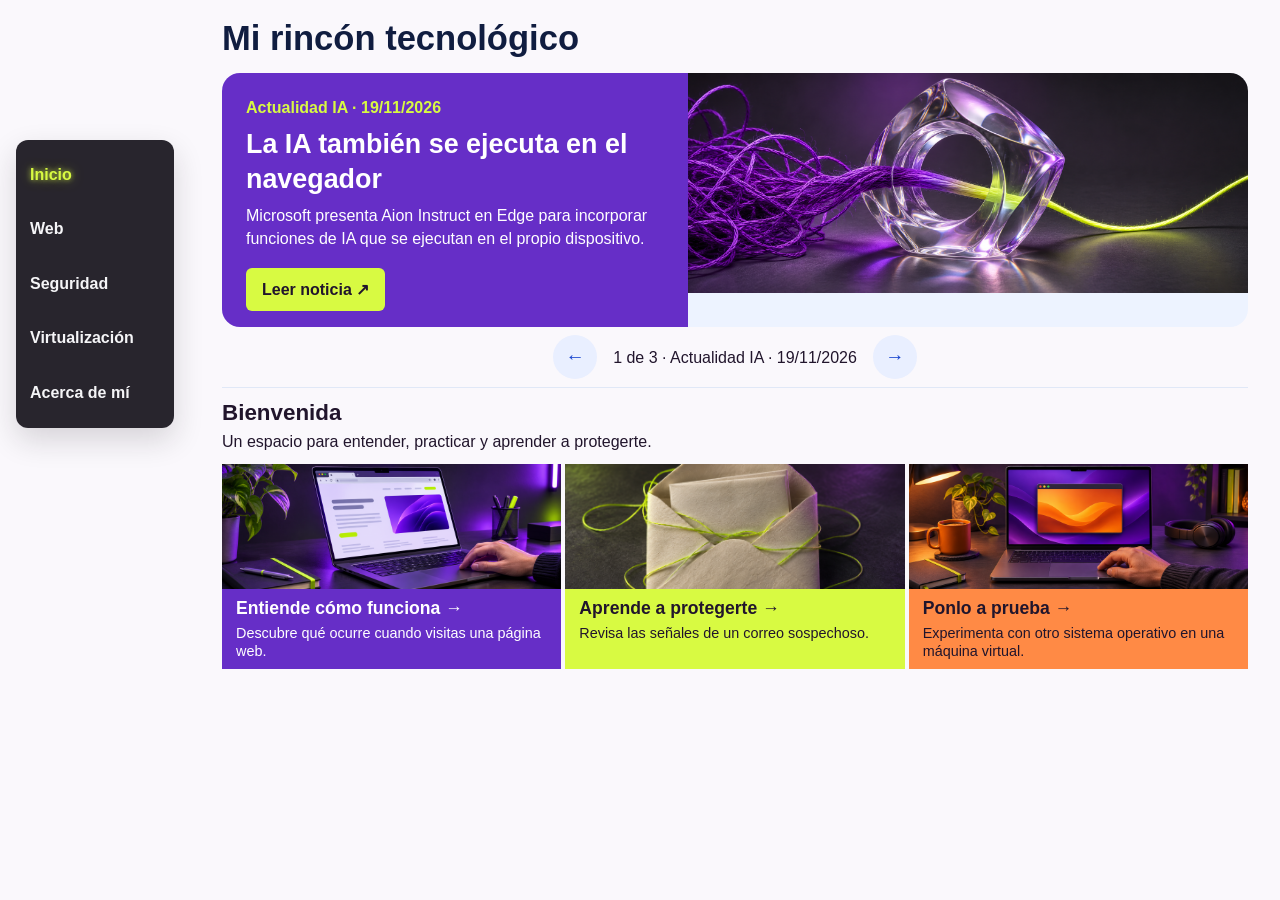
<file: index.html>
<!DOCTYPE html>
<html lang="es">

<head>
    <meta charset="UTF-8">
    <meta name="viewport" content="width=device-width, initial-scale=1.0">
    <title>Mi rincón tecnológico</title>
    <link rel="icon" type="image/png" href="./imagenes/favicon.png">
    <link rel="stylesheet" href="./css/estilos.css">
</head>

<body class="pagina-inicio">
    <header class="cabecera-inicio">
        <h1>Mi rincón tecnológico</h1>

        <nav class="menu-lateral" aria-label="Navegación principal">
            <a href="./index.html" data-seccion="inicio" class="vista-activa" aria-current="page">
            Inicio
        </a>

            <a href="./entradas/primera-pagina-web/index.html" data-seccion="web">
            Web
        </a>

            <a href="./entradas/reconocer-phishing/index.html" data-seccion="seguridad">
            Seguridad
        </a>

            <a href="./entradas/maquinas-virtuales/index_virtualizacion.html" data-seccion="virtualizacion">
            Virtualización
        </a>

            <a href="./acerca/index_acerca.html" data-seccion="acerca">
            Acerca de mí
        </a>
        </nav>
    </header>

    <main>
        <section class="carrusel" aria-label="Entradas destacadas">
            <div class="destacado">
                <div class="destacado-texto">
                    <p id="destacado-tema" class="destacado-tema">Web</p>
                    <h2 id="destacado-titulo">¿Qué ocurre cuando abres una página web?</h2>
                    <p id="destacado-resumen">
                        Sigue el viaje de una petición desde tu navegador hasta el servidor.
                    </p>
                    <a id="destacado-enlace" href="./entradas/primera-pagina-web/index.html">
                Saber más →
            </a>
                </div>

                <img id="destacado-imagen" src="./imagenes/web-navegador.png" alt="Portátil mostrando una página web con iluminación morada">
            </div>

            <div id="carrusel-controles" class="carrusel-controles" hidden>
                <button id="anterior" type="button" aria-label="Entrada anterior">←</button>
                <span id="carrusel-posicion" aria-live="polite">1 de 3 · Web</span>
                <button id="siguiente" type="button" aria-label="Entrada siguiente">→</button>
            </div>
        </section>
        <section id="explorador" class="explorador" data-seccion="inicio" aria-labelledby="titulo-entradas">
            <h2 id="titulo-entradas">Bienvenida</h2>
            <p id="descripcion-seccion">
                Un espacio para entender, practicar y aprender a protegerte.
            </p>

            <div id="lista-temas" class="lista-temas"></div>
        </section>
    </main>
    <script src="./script.js" defer></script>
</body>

</html>
</file>
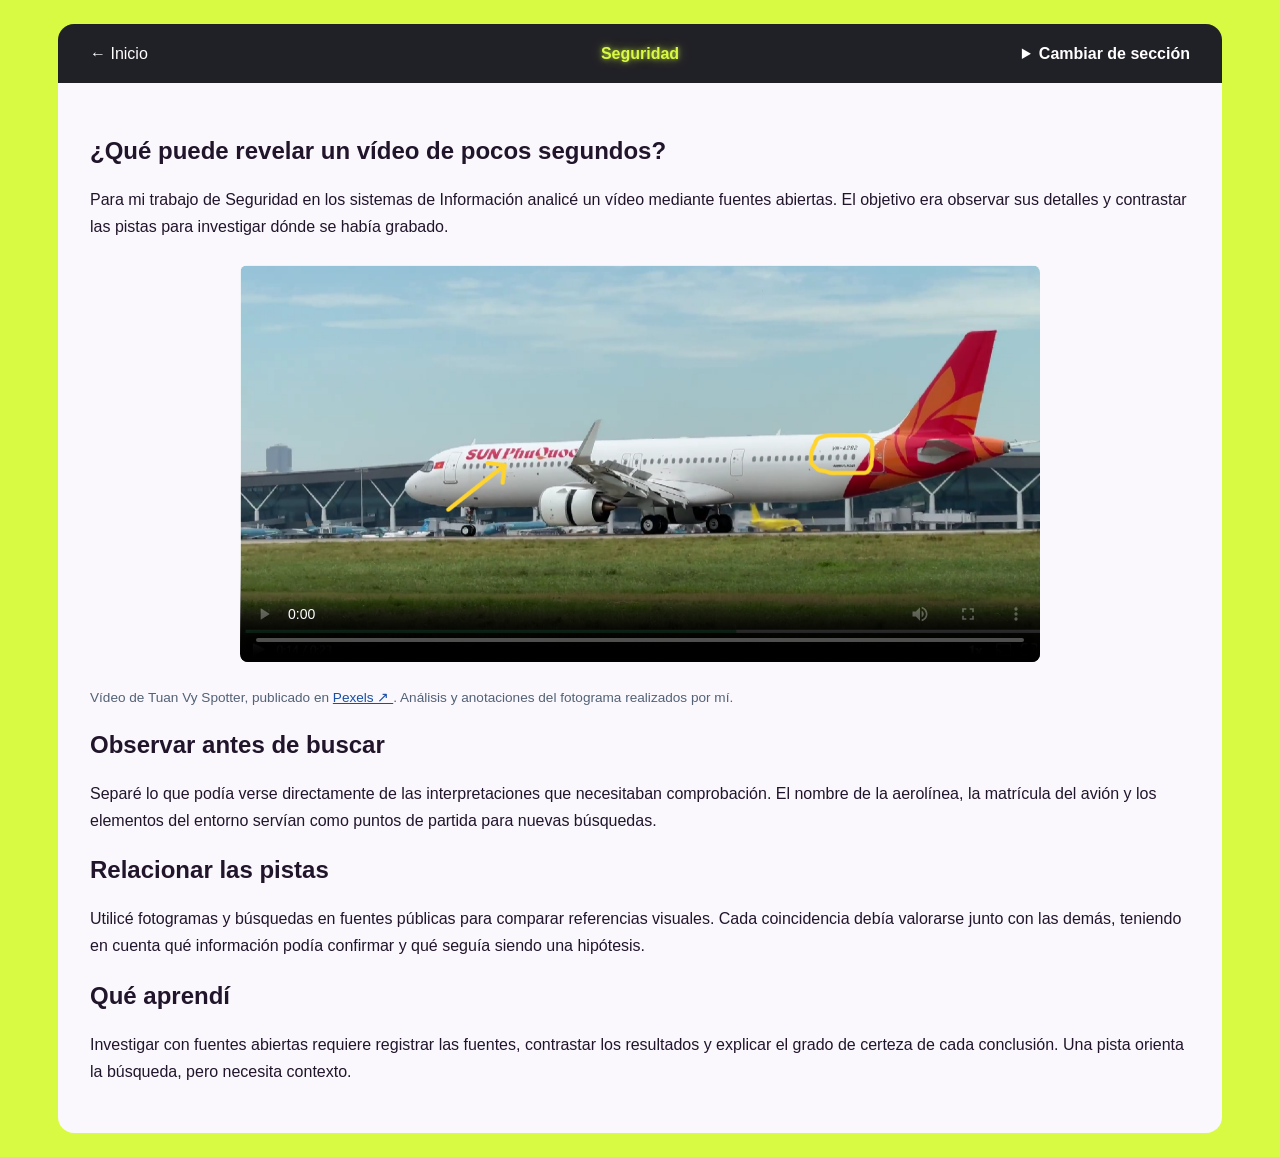
<file: entradas/investigacion-osint/index.html>
<!DOCTYPE html>
<html lang="es">

<head>
    <meta charset="UTF-8">
    <meta name="viewport" content="width=device-width, initial-scale=1.0">
    <title>Investigación OSINT | Mi rincón tecnológico</title>
    <link rel="icon" type="image/png" href="../../imagenes/favicon.png">
    <link rel="stylesheet" href="../../css/estilos.css">
</head>

<body class="pagina-seccion pagina-seguridad">
    <header class="barra-seccion">
        <a href="../../index.html?seccion=seguridad">← Inicio</a>

        <span class="nombre-seccion">Seguridad</span>

        <details class="selector-seccion">
            <summary>Cambiar de sección</summary>
            <nav aria-label="Cambiar de sección">
                <a href="../primera-pagina-web/index.html">Web</a>
                <a href="../reconocer-phishing/index.html">Seguridad</a>
                <a href="../maquinas-virtuales/index_virtualizacion.html">
                    Virtualización
                </a>
                <a href="../../acerca/index_acerca.html">Acerca de mí</a>
            </nav>
        </details>
    </header>

    <main>
        <article>
            <h1>¿Qué puede revelar un vídeo de pocos segundos?</h1>

            <p>
                Para mi trabajo de Seguridad en los sistemas de Información analicé un vídeo mediante fuentes abiertas. El objetivo era observar sus detalles y contrastar las pistas para investigar dónde se había grabado.
            </p>
            <video controls preload="metadata" poster="../../imagenes/osint-avion.png" class="video-osint">
                <source src="../../videos/investigacion-osint.mp4" type="video/mp4">Tu navegador no puede reproducir este vídeo.
            </video>
            <p class="credito-video">
                Vídeo de Tuan Vy Spotter, publicado en
                <a href="https://www.pexels.com/video/commercial-airplane-landing-at-airport-36083281/" target="_blank" rel="noopener noreferrer">
                   Pexels ↗
                </a>. Análisis y anotaciones del fotograma realizados por mí.
            </p>

            <h2>Observar antes de buscar</h2>
            <p>
                Separé lo que podía verse directamente de las interpretaciones que necesitaban comprobación. El nombre de la aerolínea, la matrícula del avión y los elementos del entorno servían como puntos de partida para nuevas búsquedas.
            </p>

            <h2>Relacionar las pistas</h2>
            <p>
                Utilicé fotogramas y búsquedas en fuentes públicas para comparar referencias visuales. Cada coincidencia debía valorarse junto con las demás, teniendo en cuenta qué información podía confirmar y qué seguía siendo una hipótesis.
            </p>

            <h2>Qué aprendí</h2>
            <p>
                Investigar con fuentes abiertas requiere registrar las fuentes, contrastar los resultados y explicar el grado de certeza de cada conclusión. Una pista orienta la búsqueda, pero necesita contexto.
            </p>
        </article>
    </main>
</body>

</html>
</file>
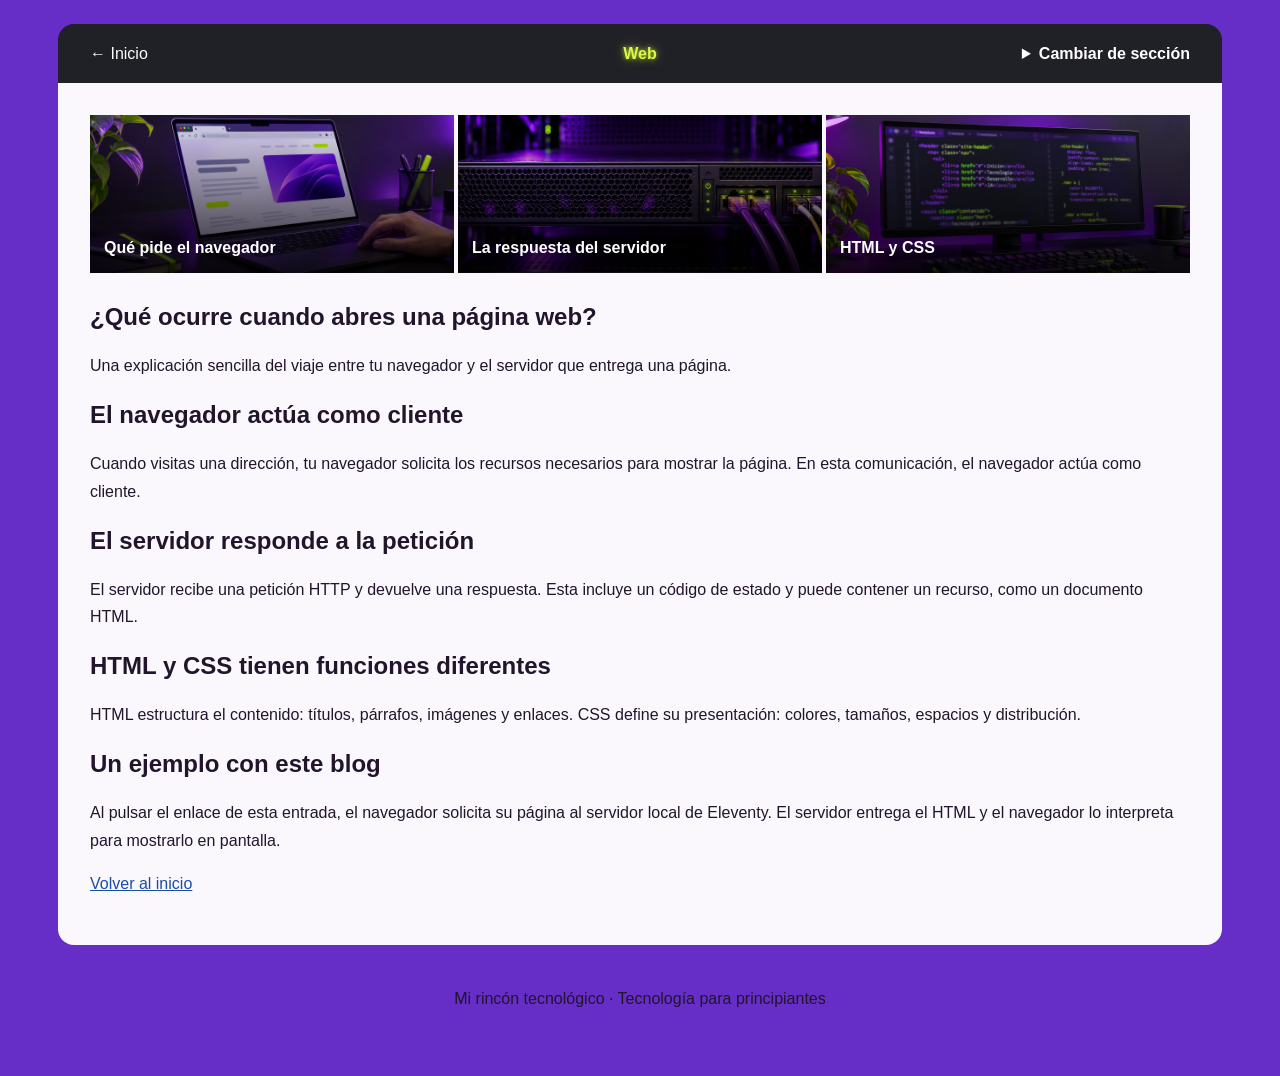
<file: entradas/primera-pagina-web/index.html>
<!DOCTYPE html>
<html lang="es">

<head>
    <meta charset="UTF-8">
    <meta name="viewport" content="width=device-width, initial-scale=1.0">
    <title>Cómo funciona la web | Mi rincón tecnológico</title>
    <link rel="icon" type="image/png" href="../../imagenes/favicon.png">
    <link rel="stylesheet" href="../../css/estilos.css">
</head>

<body class="pagina-seccion pagina-web">
    <header class="barra-seccion">
        <a href="../../index.html?seccion=web">← Inicio</a>

        <span class="nombre-seccion">Web</span>

        <details class="selector-seccion">
            <summary>Cambiar de sección</summary>

            <nav aria-label="Cambiar de sección">
                <a href="../reconocer-phishing/index.html">Seguridad</a>
                <a href="../maquinas-virtuales/index_virtualizacion.html">
                Virtualización
            </a>
                <a href="../../acerca/index_acerca.html">Acerca de mí</a>
            </nav>
        </details>
    </header>

    <main>
        <nav class="temas-seccion" aria-label="Temas de Web">
            <a href="#navegador" class="tema-seccion">
                <img src="../../imagenes/web-navegador.png" alt="">
                <span>Qué pide el navegador</span>
            </a>

            <a href="#servidor" class="tema-seccion">
                <img src="../../imagenes/web-servidor.png" alt="">
                <span>La respuesta del servidor</span>
            </a>

            <a href="#html-css" class="tema-seccion">
                <img src="../../imagenes/web-codigo.png" alt="">
                <span>HTML y CSS</span>
            </a>
        </nav>
        <article>
            <h1>¿Qué ocurre cuando abres una página web?</h1>

            <p>Una explicación sencilla del viaje entre tu navegador y el servidor que entrega una página.</p>

            <h2 id="navegador">El navegador actúa como cliente</h2>
            <p>Cuando visitas una dirección, tu navegador solicita los recursos necesarios para mostrar la página. En esta comunicación, el navegador actúa como cliente.</p>

            <h2 id="servidor">El servidor responde a la petición</h2>
            <p>El servidor recibe una petición HTTP y devuelve una respuesta. Esta incluye un código de estado y puede contener un recurso, como un documento HTML.</p>

            <h2 id="html-css">HTML y CSS tienen funciones diferentes</h2>
            <p>HTML estructura el contenido: títulos, párrafos, imágenes y enlaces. CSS define su presentación: colores, tamaños, espacios y distribución.</p>

            <h2>Un ejemplo con este blog</h2>
            <p>Al pulsar el enlace de esta entrada, el navegador solicita su página al servidor local de Eleventy. El servidor entrega el HTML y el navegador lo interpreta para mostrarlo en pantalla.</p>
        </article>

        <p><a href="../../index.html">Volver al inicio</a></p>
    </main>

    <footer>
        <p>Mi rincón tecnológico · Tecnología para principiantes</p>
    </footer>
</body>

</html>
</file>
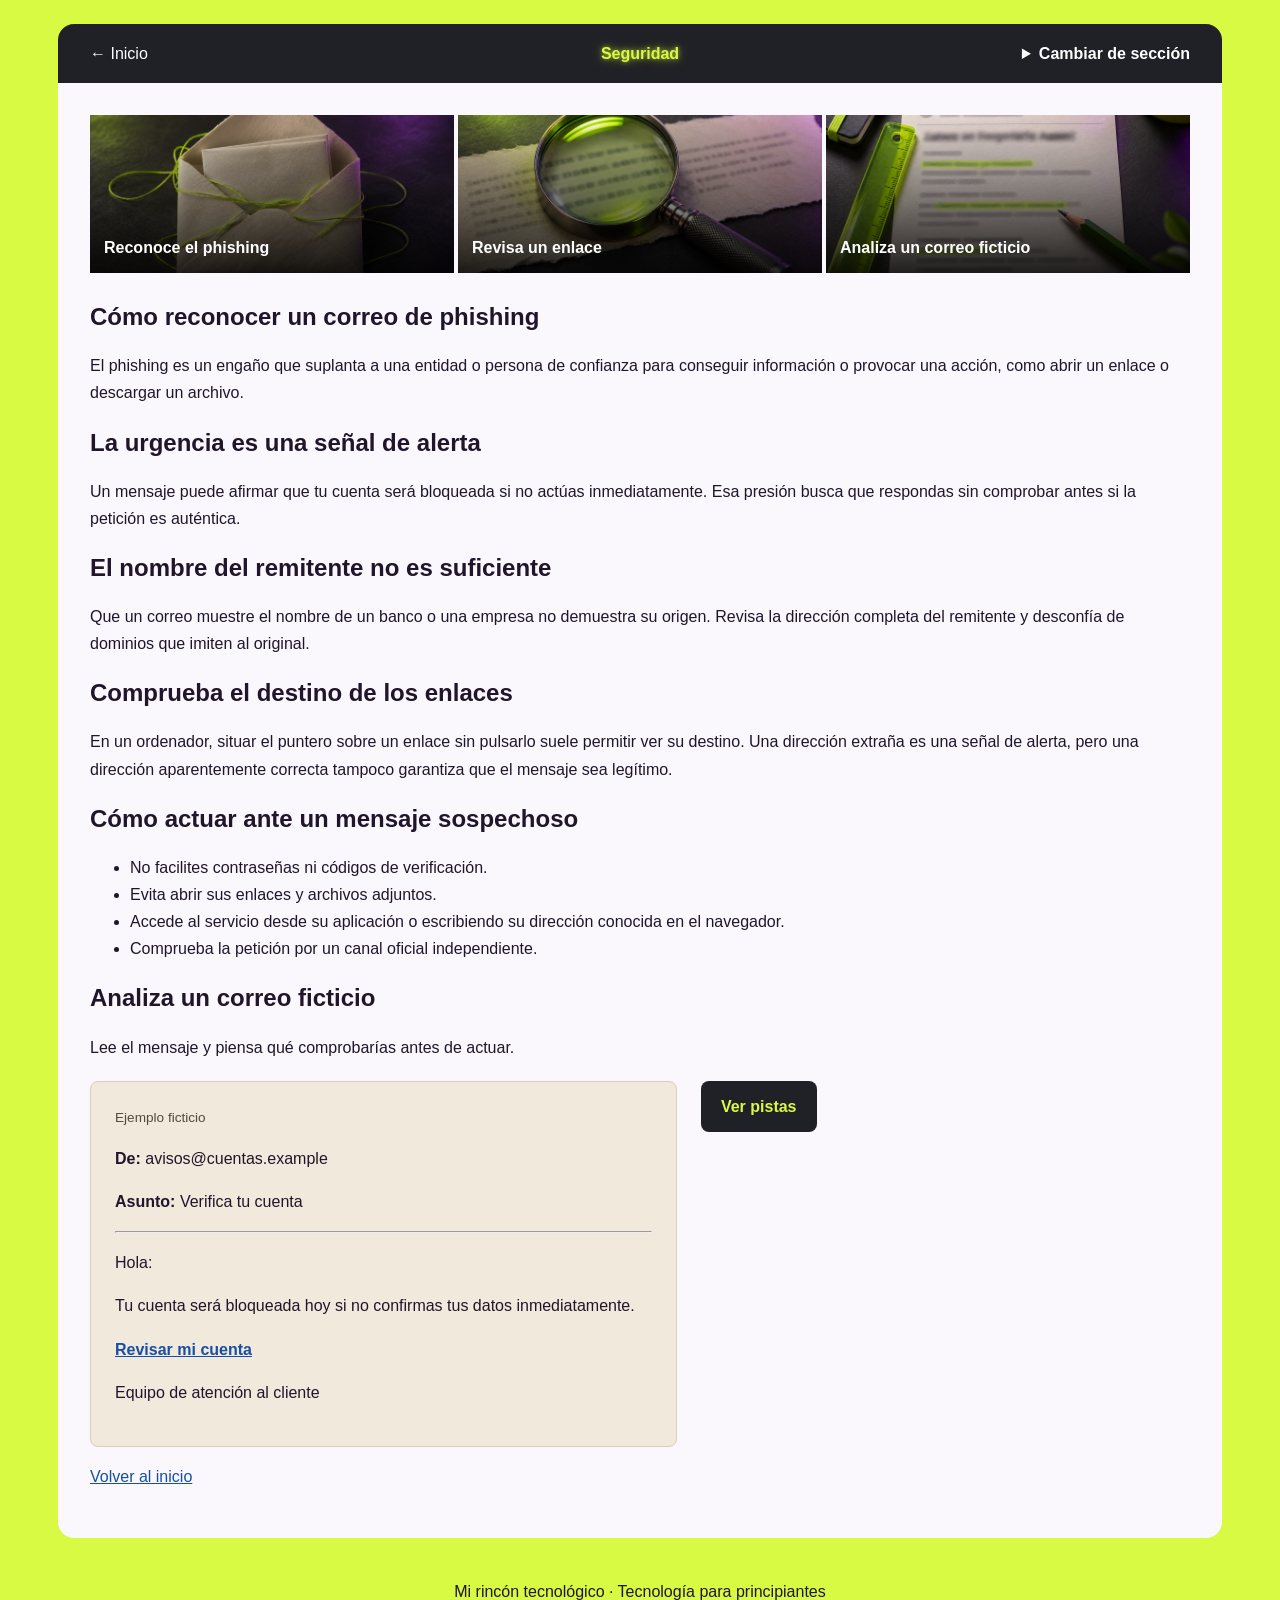
<file: entradas/reconocer-phishing/index.html>
<!DOCTYPE html>
<html lang="es">

<head>
    <meta charset="UTF-8">
    <meta name="viewport" content="width=device-width, initial-scale=1.0">
    <title>Cómo reconocer el phishing | Mi rincón tecnológico</title>
    <link rel="icon" type="image/png" href="../../imagenes/favicon.png">
    <link rel="stylesheet" href="../../css/estilos.css">
    <script src="../../seguridad.js" defer></script>
</head>

<body class="pagina-seccion pagina-seguridad">
    <header class="barra-seccion">
        <a href="../../index.html?seccion=seguridad">← Inicio</a>

        <span class="nombre-seccion">Seguridad</span>

        <details class="selector-seccion">
            <summary>Cambiar de sección</summary>

            <nav aria-label="Cambiar de sección">
                <a href="../primera-pagina-web/index.html">Web</a>
                <a href="../maquinas-virtuales/index_virtualizacion.html">
                Virtualización
            </a>
                <a href="../../acerca/index_acerca.html">Acerca de mí</a>
            </nav>
        </details>
    </header>

    <main>
        <nav class="temas-seccion" aria-label="Temas de Seguridad">
            <a href="#reconoce-phishing" class="tema-seccion">
                <img src="../../imagenes/seguridad-sobre.png" alt="Reconoce el phishing">
                <span>Reconoce el phishing</span>
            </a>

            <a href="#revisa-enlace" class="tema-seccion">
                <img src="../../imagenes/seguridad-enlace.png" alt="Revisa un enlace">
                <span>Revisa un enlace</span>
            </a>

            <a href="#analiza-correo" class="tema-seccion">
                <img src="../../imagenes/seguridad-correo.png" alt="Analiza un correo ficticio">
                <span>Analiza un correo ficticio</span>
            </a>
        </nav>
        <article>
            <h1 id="reconoce-phishing">Cómo reconocer un correo de phishing</h1>

            <p>El phishing es un engaño que suplanta a una entidad o persona de confianza para conseguir información o provocar una acción, como abrir un enlace o descargar un archivo.</p>

            <h2 id="revisa-enlace">La urgencia es una señal de alerta</h2>
            <p>Un mensaje puede afirmar que tu cuenta será bloqueada si no actúas inmediatamente. Esa presión busca que respondas sin comprobar antes si la petición es auténtica.</p>

            <h2 id="revisa-enlace">El nombre del remitente no es suficiente</h2>
            <p>Que un correo muestre el nombre de un banco o una empresa no demuestra su origen. Revisa la dirección completa del remitente y desconfía de dominios que imiten al original.</p>

            <h2 id="revisa-enlace">Comprueba el destino de los enlaces</h2>
            <p>En un ordenador, situar el puntero sobre un enlace sin pulsarlo suele permitir ver su destino. Una dirección extraña es una señal de alerta, pero una dirección aparentemente correcta tampoco garantiza que el mensaje sea legítimo.</p>

            <h2 id="revisa-enlace">Cómo actuar ante un mensaje sospechoso</h2>
            <ul>
                <li>No facilites contraseñas ni códigos de verificación.</li>
                <li>Evita abrir sus enlaces y archivos adjuntos.</li>
                <li>Accede al servicio desde su aplicación o escribiendo su dirección conocida en el navegador.</li>
                <li>Comprueba la petición por un canal oficial independiente.</li>
            </ul>
            <section id="analiza-correo">
                <h2>Analiza un correo ficticio</h2>
                <p>Lee el mensaje y piensa qué comprobarías antes de actuar.</p>

                <div class="ejercicio-correo">
                    <div class="correo-ficticio">
                        <p class="aviso-ejemplo">Ejemplo ficticio</p>

                        <p><strong>De:</strong> avisos@cuentas.example</p>
                        <p><strong>Asunto:</strong> Verifica tu cuenta</p>

                        <hr>

                        <p>Hola:</p>
                        <p>
                            Tu cuenta será bloqueada hoy si no confirmas tus datos inmediatamente.
                        </p>
                        <p class="enlace-simulado">Revisar mi cuenta</p>
                        <p>Equipo de atención al cliente</p>
                    </div>

                    <div>
                        <button id="boton-pistas" class="boton-pistas" type="button" aria-expanded="false" aria-controls="pistas-correo" hidden>
                Ver pistas
            </button>

                        <div id="pistas-correo">
                            <h3>Qué conviene revisar</h3>

                            <ol>
                                <li>
                                    <strong>El remitente.</strong> Comprueba si la dirección corresponde al servicio que afirma enviarte el mensaje.
                                </li>
                                <li>
                                    <strong>La urgencia.</strong> La amenaza de un bloqueo busca que actúes antes de comprobar la petición.
                                </li>
                                <li>
                                    <strong>El destino del enlace.</strong> El texto «Revisar mi cuenta» no muestra a dónde llevaría. Comprueba el destino antes de abrirlo.
                                </li>
                            </ol>
                        </div>
                    </div>
                </div>
            </section>
        </article>

        <p><a href="../../index.html">Volver al inicio</a></p>
    </main>

    <footer>
        <p>Mi rincón tecnológico · Tecnología para principiantes</p>
    </footer>
</body>

</html>
</file>
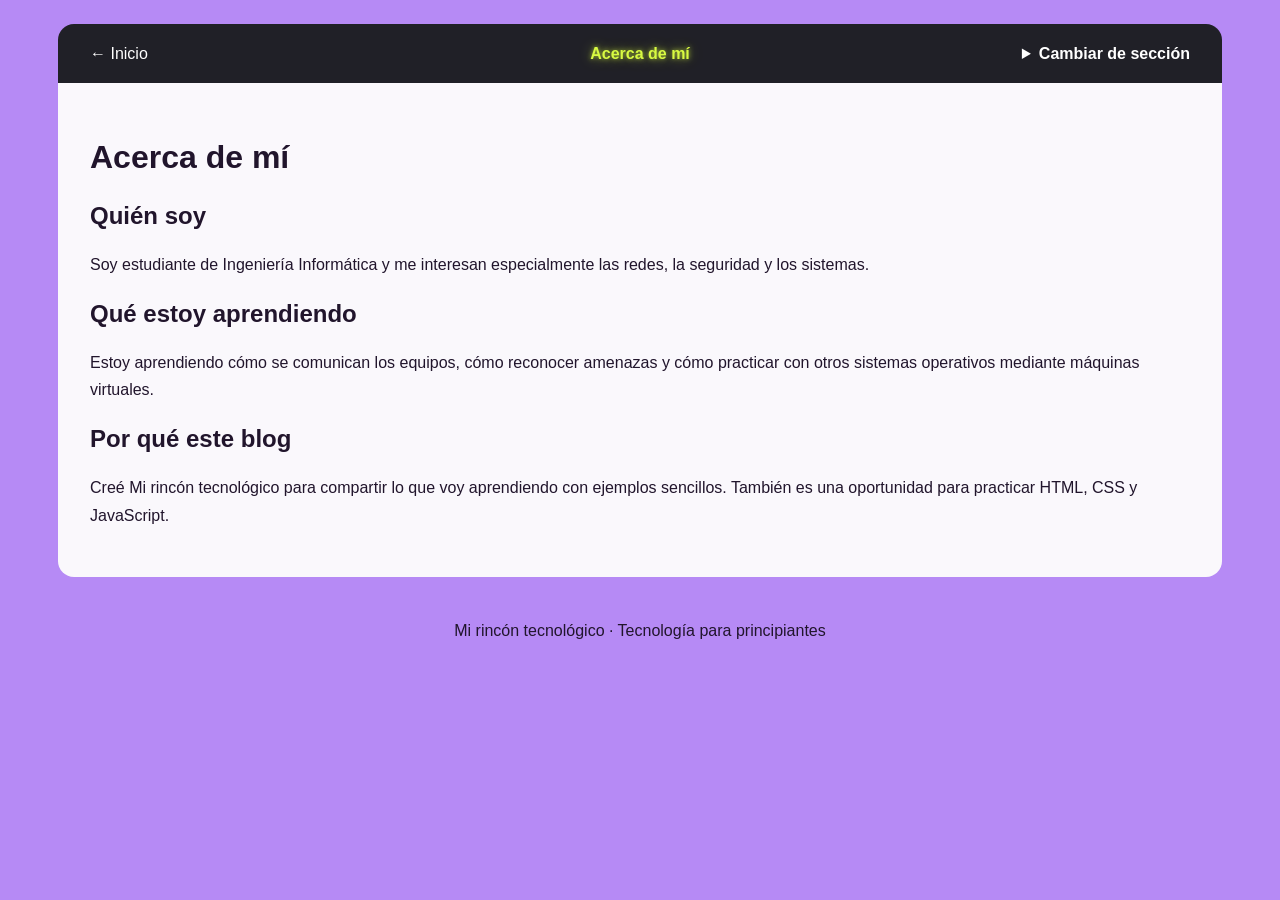
<file: acerca/index_acerca.html>
<!DOCTYPE html>
<html lang="es">

<head>
    <meta charset="UTF-8">
    <meta name="viewport" content="width=device-width, initial-scale=1.0">
    <title>Acerca de mí | Mi rincón tecnológico</title>
    <link rel="icon" type="image/png" href="../imagenes/favicon.png">
    <link rel="stylesheet" href="../css/estilos.css">
</head>

<body class="pagina-seccion pagina-acerca">
    <header class="barra-seccion">
        <a href="../index.html?seccion=acerca">← Inicio</a>

        <span class="nombre-seccion">Acerca de mí</span>

        <details class="selector-seccion">
            <summary>Cambiar de sección</summary>

            <nav aria-label="Cambiar de sección">
                <a href="../entradas/primera-pagina-web/index.html">
                Web
            </a>
                <a href="../entradas/reconocer-phishing/index.html">
                Seguridad
            </a>
                <a href="../entradas/maquinas-virtuales/index_virtualizacion.html">
                Virtualización
            </a>
            </nav>
        </details>
    </header>

    <main>

        <h1>Acerca de mí</h1>

        <section id="quien-soy">
            <h2>Quién soy</h2>

            <p>
                Soy estudiante de Ingeniería Informática y me interesan especialmente las redes, la seguridad y los sistemas.
            </p>
        </section>

        <section id="aprendiendo">
            <h2>Qué estoy aprendiendo</h2>

            <p>
                Estoy aprendiendo cómo se comunican los equipos, cómo reconocer amenazas y cómo practicar con otros sistemas operativos mediante máquinas virtuales.
            </p>
        </section>

        <section id="sobre-blog">
            <h2>Por qué este blog</h2>

            <p>
                Creé Mi rincón tecnológico para compartir lo que voy aprendiendo con ejemplos sencillos. También es una oportunidad para practicar HTML, CSS y JavaScript.
            </p>
        </section>
    </main>

    <footer>
        <p>Mi rincón tecnológico · Tecnología para principiantes</p>
    </footer>
</body>

</html>
</file>
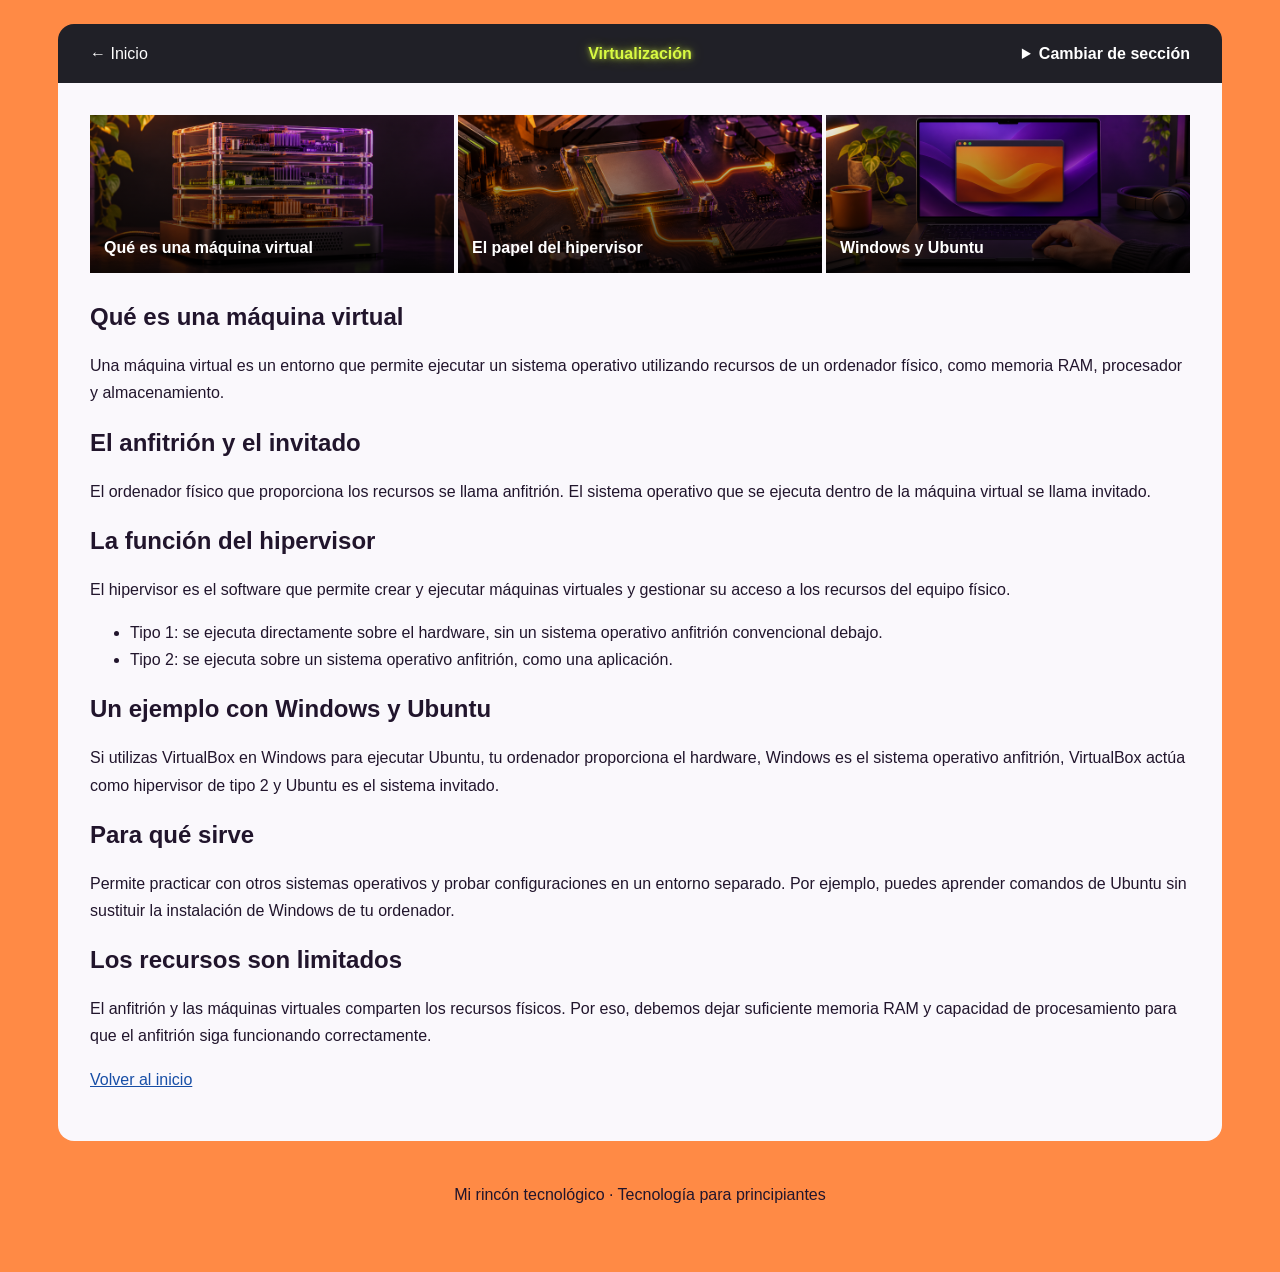
<file: entradas/maquinas-virtuales/index_virtualizacion.html>
<!DOCTYPE html>
<html lang="es">

<head>
    <meta charset="UTF-8">
    <meta name="viewport" content="width=device-width, initial-scale=1.0">
    <title>Máquinas virtuales | Mi rincón tecnológico</title>
    <link rel="icon" type="image/png" href="../../imagenes/favicon.png">
    <link rel="stylesheet" href="../../css/estilos.css">
</head>

<body class="pagina-seccion pagina-virtualizacion">
    <header class="barra-seccion">
        <a href="../../index.html?seccion=virtualizacion">← Inicio</a>

        <span class="nombre-seccion">Virtualización</span>

        <details class="selector-seccion">
            <summary>Cambiar de sección</summary>

            <nav aria-label="Cambiar de sección">
                <a href="../primera-pagina-web/index.html">Web</a>
                <a href="../reconocer-phishing/index.html">Seguridad</a>
                <a href="../../acerca/index_acerca.html">Acerca de mí</a>
            </nav>
        </details>
    </header>

    <main>
        <nav class="temas-seccion" aria-label="Temas de Virtualización">
            <a href="#maquina-virtual" class="tema-seccion">
                <img src="../../imagenes/virtualizacion-maquina.png" alt="Máquina virtual">
                <span>Qué es una máquina virtual</span>
            </a>

            <a href="#hipervisor" class="tema-seccion">
                <img src="../../imagenes/virtualizacion-hipervisor.png" alt="Hipervisor">
                <span>El papel del hipervisor</span>
            </a>

            <a href="#windows-ubuntu" class="tema-seccion">
                <img src="../../imagenes/virtualizacion-practica.png" alt="Windows y Ubuntu">
                <span>Windows y Ubuntu</span>
            </a>
        </nav>
        <article>
            <h1 id="maquina-virtual">Qué es una máquina virtual</h1>

            <p>Una máquina virtual es un entorno que permite ejecutar un sistema operativo utilizando recursos de un ordenador físico, como memoria RAM, procesador y almacenamiento.</p>

            <h2>El anfitrión y el invitado</h2>
            <p>El ordenador físico que proporciona los recursos se llama anfitrión. El sistema operativo que se ejecuta dentro de la máquina virtual se llama invitado.</p>

            <h2 id="hipervisor">La función del hipervisor</h2>
            <p>El hipervisor es el software que permite crear y ejecutar máquinas virtuales y gestionar su acceso a los recursos del equipo físico.</p>

            <ul>
                <li>Tipo 1: se ejecuta directamente sobre el hardware, sin un sistema operativo anfitrión convencional debajo.</li>
                <li>Tipo 2: se ejecuta sobre un sistema operativo anfitrión, como una aplicación.</li>
            </ul>

            <h2 id="windows-ubuntu">Un ejemplo con Windows y Ubuntu</h2>
            <p>Si utilizas VirtualBox en Windows para ejecutar Ubuntu, tu ordenador proporciona el hardware, Windows es el sistema operativo anfitrión, VirtualBox actúa como hipervisor de tipo 2 y Ubuntu es el sistema invitado.</p>

            <h2>Para qué sirve</h2>
            <p>Permite practicar con otros sistemas operativos y probar configuraciones en un entorno separado. Por ejemplo, puedes aprender comandos de Ubuntu sin sustituir la instalación de Windows de tu ordenador.</p>

            <h2>Los recursos son limitados</h2>
            <p>El anfitrión y las máquinas virtuales comparten los recursos físicos. Por eso, debemos dejar suficiente memoria RAM y capacidad de procesamiento para que el anfitrión siga funcionando correctamente.</p>
        </article>

        <p><a href="../../index.html">Volver al inicio</a></p>
    </main>

    <footer>
        <p>Mi rincón tecnológico · Tecnología para principiantes</p>
    </footer>
</body>

</html>
</file>
<file: css/estilos.css>
/* 1. BASE: tipografía, enlaces, cabecera, contenido y figuras */

body {
    margin: 0;
    font-family: Arial, sans-serif;
    background-color: #f3f5f9;
    color: #243247;
    line-height: 1.7;
}

header {
    position: sticky;
    top: 0;
    z-index: 10;
    display: flex;
    align-items: center;
    justify-content: space-between;
    flex-wrap: wrap;
    gap: 12px 24px;
    padding: 16px clamp(16px, 4vw, 48px);
    background-color: rgba(103, 235, 245, 0.651);
    backdrop-filter: blur(10px);
    color: #101d40;
    border-bottom: 1px solid #b9c3d0;
}

header h1 {
    margin: 0;
    font-size: clamp(1.25rem, 3vw, 1.6rem);
}

nav {
    display: flex;
    align-items: center;
    flex-wrap: wrap;
    gap: 8px 18px;
}

nav a {
    color: #101d40;
    font-weight: 600;
    text-decoration: none;
    padding: 4px 0;
}

nav a[aria-current="page"] {
    color: #1845cf;
    border-bottom: 2px solid #1845cf;
}

nav a:hover,
nav a:focus-visible {
    text-decoration: underline;
}

main {
    max-width: 900px;
    margin: 32px auto;
    padding: 24px;
    background-color: white;
    border-radius: 12px;
}

h1,
h2 {
    line-height: 1.3;
}

main a {
    color: #174ea6;
}

footer {
    padding: 24px;
    text-align: center;
}

figure {
    margin: 24px 0;
}

figure img {
    display: block;
    width: 30%;
    max-width: 100%;
    height: auto;
    margin: 0;
    border-radius: 8px;
}

figcaption {
    margin-top: 8px;
    font-size: 0.9rem;
    color: #526176;
}

/* 2. PORTADA: carrusel de novedades y controles */

.carrusel {
    margin-bottom: 10px;
    padding-bottom: 8px;
    border-bottom: 1px solid #e0e8f7;
}

.destacado {
    display: grid;
    grid-template-columns: 1fr 1.2fr;
    overflow: hidden;
    border-radius: 18px;
    background: #edf3ff;
    color: #101d40;
}

.destacado-texto {
    padding: 20px 24px;
    background-color: #662ec7;
    color: #ffffff;
}

.pagina-inicio .destacado-texto p {
    margin: 8px 0;
    line-height: 1.4;
}

.destacado-tema {
    margin: 0 0 8px;
    color: #d8fa42;
    font-weight: bold;
}

#destacado-enlace {
    display: inline-block;
    margin-top: 10px;
    padding: 8px 16px;
    border-radius: 6px;
    background-color: #d8fa42;
    color: #21152c;
    font-weight: bold;
    text-decoration: none;
}

#destacado-enlace:hover {
    background-color: #c4eb25;
}

#destacado-enlace:focus-visible {
    outline: 2px solid white;
    outline-offset: 3px;
}

#destacado-imagen[src$="osint-avion.png"] {
    object-fit: cover;
    object-position: center 45%;
}

.destacado h2 {
    margin: 0;
    font-size: clamp(1.25rem, 2.1vw, 1.75rem);
}

.destacado img {
    display: block;
    width: 100%;
    height: 240px;
    min-height: 0;
    object-fit: cover;
}

.carrusel-controles:not([hidden]) {
    display: flex;
    justify-content: center;
    align-items: center;
    gap: 16px;
    margin-top: 8px;
}

.carrusel-controles button {
    width: 44px;
    height: 44px;
    border: 0;
    border-radius: 50%;
    background: #e9efff;
    color: #1845cf;
    font-size: 1.2rem;
    cursor: pointer;
}

.carrusel-controles button:hover {
    background: #1845cf;
    color: white;
}

/* 3. PORTADA: fondo, título y espacio principal */

.pagina-inicio {
    background-color: #faf8fc;
    color: #21152c;
}

.pagina-inicio .cabecera-inicio {
    position: static;
    display: block;
    padding: 28px 32px 20px;
    margin-left: 190px;
    background: transparent;
    backdrop-filter: none;
    border: 0;
}

.pagina-inicio .cabecera-inicio h1 {
    font-size: clamp(1.6rem, 2.7vw, 2.5rem);
}

.pagina-inicio main {
    max-width: 1200px;
    margin: 0 32px 40px 222px;
    padding: 0;
    background: transparent;
    border-radius: 0;
}

/* 4. PORTADA: menú lateral y opción iluminada */

.pagina-inicio .menu-lateral {
    position: fixed;
    top: 140px;
    left: 16px;
    z-index: 20;
    display: flex;
    flex-direction: column;
    align-items: stretch;
    flex-wrap: nowrap;
    gap: 8px;
    width: 158px;
    padding: 12px 0;
    border-radius: 12px;
    background-color: rgba(29, 26, 34, 0.95);
    backdrop-filter: blur(10px);
    box-shadow: 0 12px 30px rgba(29, 26, 34, 0.16);
}

.pagina-inicio .menu-lateral a {
    padding: 12px 14px;
    color: #f5f5f7;
    border: 0;
    text-decoration: none;
    line-height: 1.4;
}

.pagina-inicio .menu-lateral a:hover,
.pagina-inicio .menu-lateral a:focus-visible,
.pagina-inicio .menu-lateral a.vista-activa {
    color: #d8fa42;
    text-shadow: 0 0 5px rgba(216, 250, 66, 0.75), 0 0 14px rgba(216, 250, 66, 0.4);
}

.pagina-inicio .menu-lateral a:focus-visible {
    outline: 2px solid #d8fa42;
    outline-offset: -4px;
}

/* 5. PORTADA: tarjetas de temas y colores de cada sección */

.explorador {
    --color-uno: #662ec7;
    --color-dos: #d8fa42;
    --color-tres: #ff8a45;
    --texto-uno: #ffffff;
}

.explorador[data-seccion="web"] {
    --color-uno: #662ec7;
    --color-dos: #b68af5;
    --color-tres: #e2cffb;
}

.explorador[data-seccion="seguridad"] {
    --color-uno: #d8fa42;
    --color-dos: #c5ed48;
    --color-tres: #afe045;
    --texto-uno: #21152c;
}

.explorador[data-seccion="virtualizacion"] {
    --color-uno: #ff8a45;
    --color-dos: #ffab75;
    --color-tres: #ffd1ae;
    --texto-uno: #21152c;
}

.explorador[data-seccion="acerca"] {
    --color-uno: #662ec7;
    --color-dos: #d6bef7;
    --color-tres: #eee4fb;
}

.lista-temas {
    display: grid;
    grid-template-columns: repeat(3, minmax(0, 1fr));
    gap: 4px;
}

.tema-blog {
    display: flex;
    flex-direction: column;
    overflow: hidden;
    min-width: 0;
    background-color: var(--color-uno);
    color: var(--texto-uno);
    text-decoration: none;
}

.tema-blog:nth-child(2) {
    background-color: var(--color-dos);
    color: #21152c;
}

.tema-blog:nth-child(3) {
    background-color: var(--color-tres);
    color: #21152c;
}

.tema-blog img {
    display: block;
    width: 100%;
    height: 160px;
    object-fit: cover;
}

.tema-blog-texto {
    flex: 1;
    padding: 18px;
}

.tema-blog h3 {
    margin: 0 0 10px;
    font-size: 1.25rem;
    line-height: 1.3;
}

.tema-blog p {
    margin: 0;
    font-size: 0.95rem;
    line-height: 1.5;
}

.tema-blog-flecha {
    display: inline-block;
    margin-top: 16px;
    font-size: 1.6rem;
}

.tema-blog:focus-visible {
    outline: 3px solid #21152c;
    outline-offset: -3px;
}

/* 6. PÁGINAS INTERIORES: ventana de contenido */

.pagina-seccion {
    background-color: var(--color-seccion);
    color: #21152c;
    padding: 24px;
}

.pagina-seccion main {
    max-width: 1100px;
    margin: 0 auto;
    padding: 32px;
    background-color: #faf8fc;
    border-radius: 0 0 16px 16px;
}

/* 7. PÁGINAS INTERIORES: barra y menú desplegable */

.pagina-seccion .barra-seccion {
    position: sticky;
    top: 0;
    z-index: 20;
    display: grid;
    grid-template-columns: 1fr auto 1fr;
    align-items: center;
    gap: 16px;
    max-width: 1100px;
    margin: 0 auto;
    padding: 16px 32px;
    background: #202027;
    color: #ffffff;
    border: 0;
    border-radius: 16px 16px 0 0;
}

.barra-seccion a {
    color: #ffffff;
    text-decoration: none;
}

.barra-seccion a:hover {
    color: #d8fa42;
}

.nombre-seccion {
    color: #d8fa42;
    font-weight: bold;
    text-shadow: 0 0 5px rgba(216, 250, 66, 0.75), 0 0 14px rgba(216, 250, 66, 0.4);
}

.selector-seccion {
    position: relative;
    justify-self: end;
}

.selector-seccion summary {
    cursor: pointer;
    font-weight: bold;
}

.selector-seccion nav {
    position: absolute;
    top: calc(100% + 12px);
    right: 0;
    display: flex;
    flex-direction: column;
    align-items: stretch;
    gap: 4px;
    width: 190px;
    padding: 12px;
    background: #202027;
    border-radius: 10px;
    box-shadow: 0 8px 20px rgba(0, 0, 0, 0.2);
}

.selector-seccion nav a {
    padding: 8px;
}

.barra-seccion a:focus-visible,
.selector-seccion summary:focus-visible {
    outline: 2px solid #d8fa42;
    outline-offset: 4px;
}

/* 8. PÁGINAS INTERIORES: tarjetas de navegación y anclas */

.pagina-seccion .temas-seccion {
    display: grid;
    grid-template-columns: repeat(3, minmax(0, 1fr));
    gap: 4px;
    margin-bottom: 28px;
}

.tema-seccion {
    position: relative;
    display: flex;
    align-items: end;
    min-height: 130px;
    overflow: hidden;
    padding: 14px;
    background-color: #202027;
    color: #ffffff;
    text-decoration: none;
}

.tema-seccion img {
    position: absolute;
    inset: 0;
    width: 100%;
    height: 100%;
    object-fit: cover;
}

.tema-seccion::after {
    content: "";
    position: absolute;
    inset: 0;
    background: linear-gradient(transparent, rgba(0, 0, 0, 0.85));
}

.tema-seccion span {
    position: relative;
    z-index: 1;
    font-weight: bold;
    line-height: 1.3;
}

.tema-seccion:hover span,
.tema-seccion:focus-visible span {
    color: #d8fa42;
}

.tema-seccion:focus-visible {
    outline: 3px solid #d8fa42;
    outline-offset: -3px;
}

.pagina-seccion [id] {
    scroll-margin-top: 150px;
}

/* Colores de las ventanas interiores */

.pagina-seguridad {
    --color-seccion: #d8fa42;
}

.pagina-web {
    --color-seccion: #662ec7;
}

.pagina-virtualizacion {
    --color-seccion: #ff8a45;
}

.pagina-acerca {
    --color-seccion: #b68af5;
}

/* 9. SEGURIDAD: ejercicio de correo y botón de pistas */

.ejercicio-correo {
    display: grid;
    grid-template-columns: 1.2fr 1fr;
    align-items: start;
    gap: 24px;
    margin-top: 20px;
}

.correo-ficticio {
    padding: 24px;
    background-color: #f1e9dc;
    border: 1px solid #d9cdbb;
    border-radius: 8px;
    overflow-wrap: anywhere;
}

.aviso-ejemplo {
    margin-top: 0;
    color: #554a3d;
    font-size: 0.85rem;
}

.enlace-simulado {
    color: #174ea6;
    text-decoration: underline;
    font-weight: bold;
}

.boton-pistas {
    padding: 12px 20px;
    border: 0;
    border-radius: 8px;
    background-color: #202027;
    color: #d8fa42;
    font: inherit;
    font-weight: bold;
    cursor: pointer;
}

.boton-pistas:focus-visible {
    outline: 3px solid #662ec7;
    outline-offset: 3px;
}

#pistas-correo li {
    margin-bottom: 16px;
}

/* 10. OSINT: vídeo y atribución de la fuente */

.video-osint {
    display: block;
    width: 100%;
    max-width: 800px;
    height: auto;
    margin: 24px auto;
    border-radius: 8px;
}

.credito-video {
    margin-top: 8px;
    font-size: 0.85rem;
    color: #526176;
}

/* 11. ADAPTACIÓN: pantallas y preferencias de movimiento */

/* Móvil: carrusel y figuras */

@media (max-width: 650px) {
    .destacado {
        grid-template-columns: 1fr;
    }
    .destacado img {
        height: 180px;
    }
    figure img {
        width: 80%;
    }
}

/* Movimiento opcional: iluminación del menú */

@media (prefers-reduced-motion: no-preference) {
    .pagina-inicio .menu-lateral a {
        transition: color 160ms ease, text-shadow 160ms ease;
    }
}

/* Tableta y móvil: distribución de la portada */

@media (max-width: 800px) {
    .pagina-inicio .cabecera-inicio {
        margin-left: 0;
        padding: 20px 16px;
    }
    .pagina-inicio .menu-lateral {
        position: static;
        flex-direction: row;
        flex-wrap: wrap;
        width: auto;
        margin-top: 16px;
        padding: 8px;
    }
    .pagina-inicio main {
        margin: 0 16px 32px;
    }
}

/* Movimiento opcional: imágenes y flechas */

@media (prefers-reduced-motion: no-preference) {
    .tema-blog img,
    .tema-blog-flecha {
        transition: transform 200ms ease;
    }
    .tema-blog:hover img,
    .tema-blog:focus-visible img {
        transform: scale(1.04);
    }
    .tema-blog:hover .tema-blog-flecha,
    .tema-blog:focus-visible .tema-blog-flecha {
        transform: translateX(6px);
    }
}

/* Móvil: tarjetas de la portada */

@media (max-width: 650px) {
    .lista-temas {
        grid-template-columns: 1fr;
    }
}

/* Ordenador: portada compacta */

@media (min-width: 801px) {
    /* Ajusta aquí el espacio vertical de la portada en ordenador.
       Se permite el scroll si la pantalla es baja o el texto aumenta. */
    .pagina-inicio .cabecera-inicio {
        padding-top: 16px;
        padding-bottom: 12px;
    }
    .pagina-inicio .destacado img {
        height: 220px;
    }
    .pagina-inicio .destacado-texto {
        padding: 16px 24px;
    }
    .pagina-inicio #titulo-entradas {
        margin: 0 0 4px;
        font-size: 1.4rem;
    }
    .pagina-inicio #descripcion-seccion {
        margin: 0 0 10px;
        line-height: 1.4;
    }
    .pagina-inicio .tema-blog img {
        height: 125px;
    }
    .pagina-inicio .tema-blog-texto {
        padding: 8px 14px;
    }
    .pagina-inicio .tema-blog h3 {
        margin-bottom: 4px;
        font-size: 1.1rem;
    }
    .pagina-inicio .tema-blog p {
        font-size: 0.9rem;
        line-height: 1.3;
    }
    .pagina-inicio .tema-blog-flecha {
        margin-top: 2px;
        font-size: 1.1rem;
        line-height: 1;
    }
    .pagina-inicio main {
        margin-bottom: 4px;
    }
}

/* Móvil: contenido interior */

@media (max-width: 650px) {
    .pagina-seccion {
        padding: 12px;
    }
    .pagina-seccion main {
        padding: 20px;
    }
}

/* Móvil: barra interior */

@media (max-width: 650px) {
    .pagina-seccion .barra-seccion {
        grid-template-columns: 1fr auto;
        padding: 16px 20px;
    }
    .nombre-seccion {
        justify-self: end;
    }
    .selector-seccion {
        grid-column: 1 / -1;
    }
}

/* Móvil: navegación por temas */

@media (max-width: 650px) {
    .pagina-seccion .temas-seccion {
        grid-template-columns: 1fr;
    }
    .tema-seccion {
        min-height: 80px;
    }
}

/* Móvil: ejercicio de Seguridad */

@media (max-width: 650px) {
    .ejercicio-correo {
        grid-template-columns: 1fr;
    }
}
</file>
